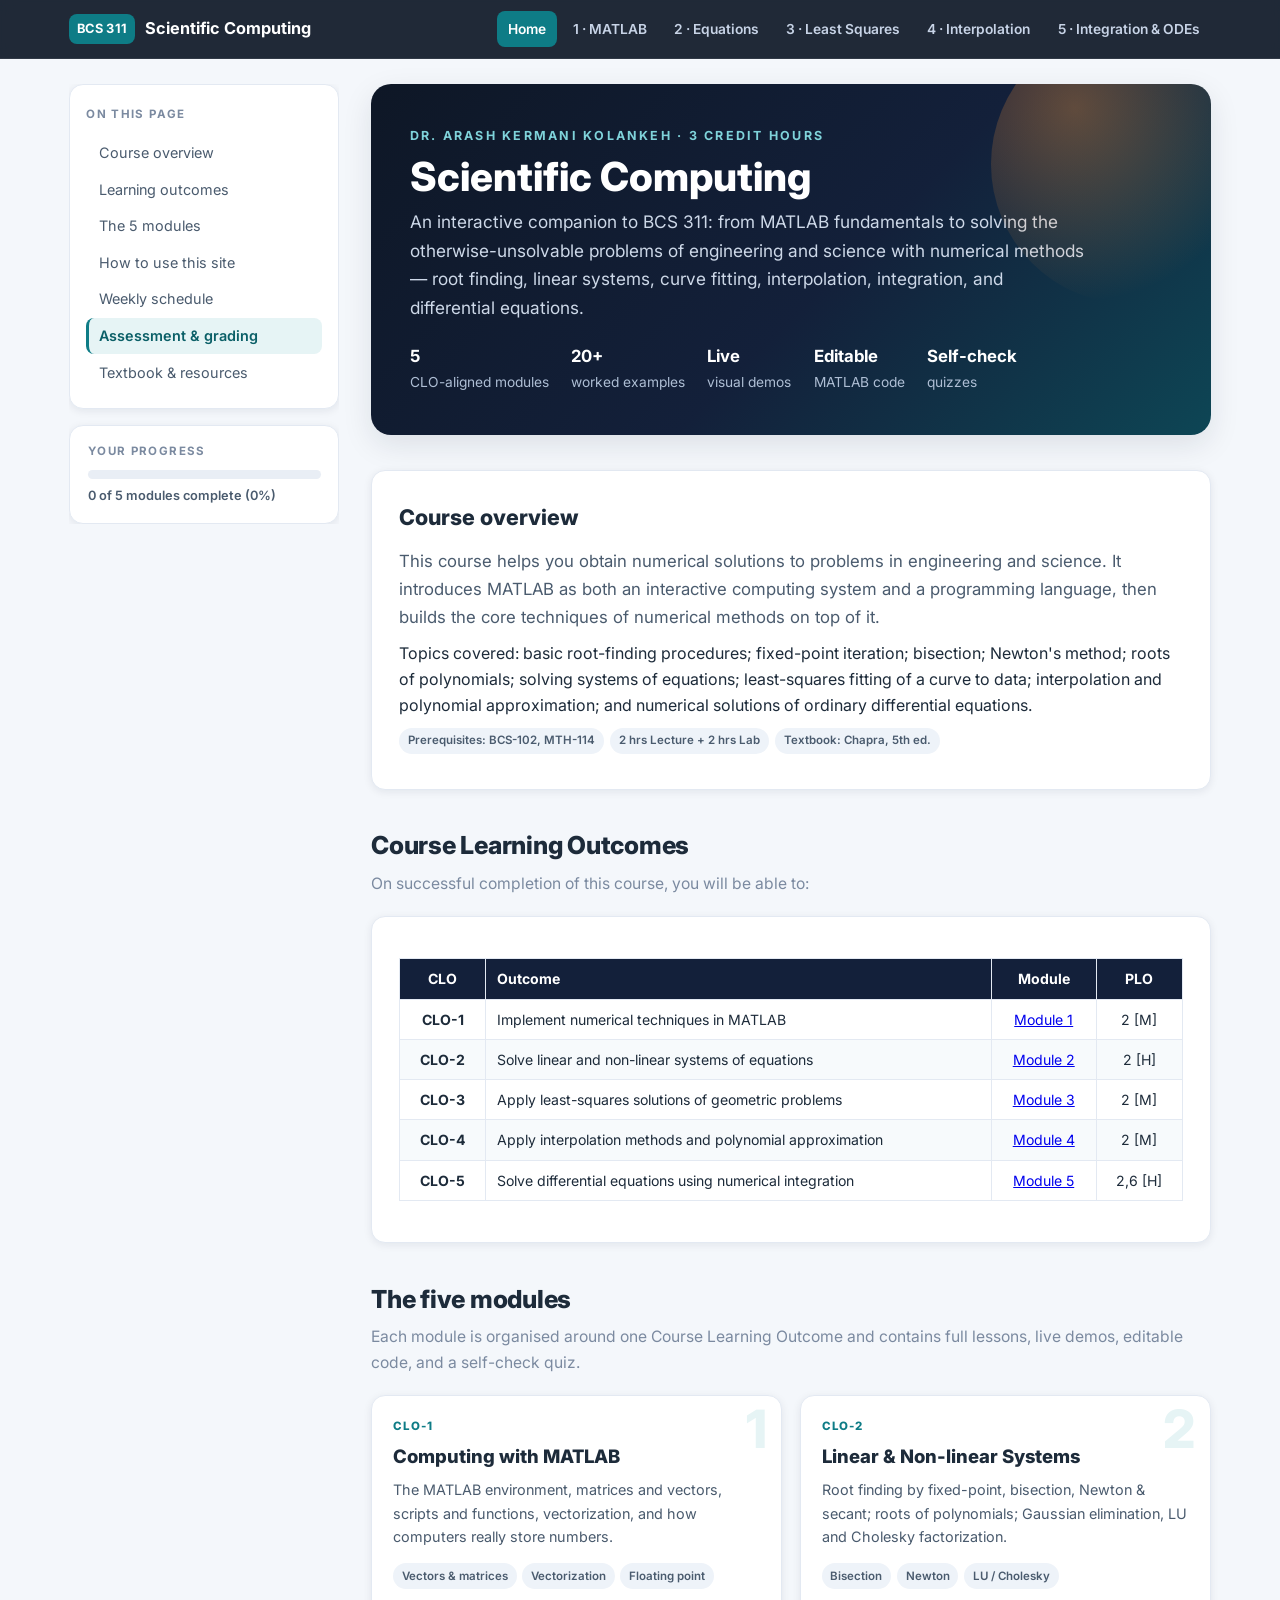
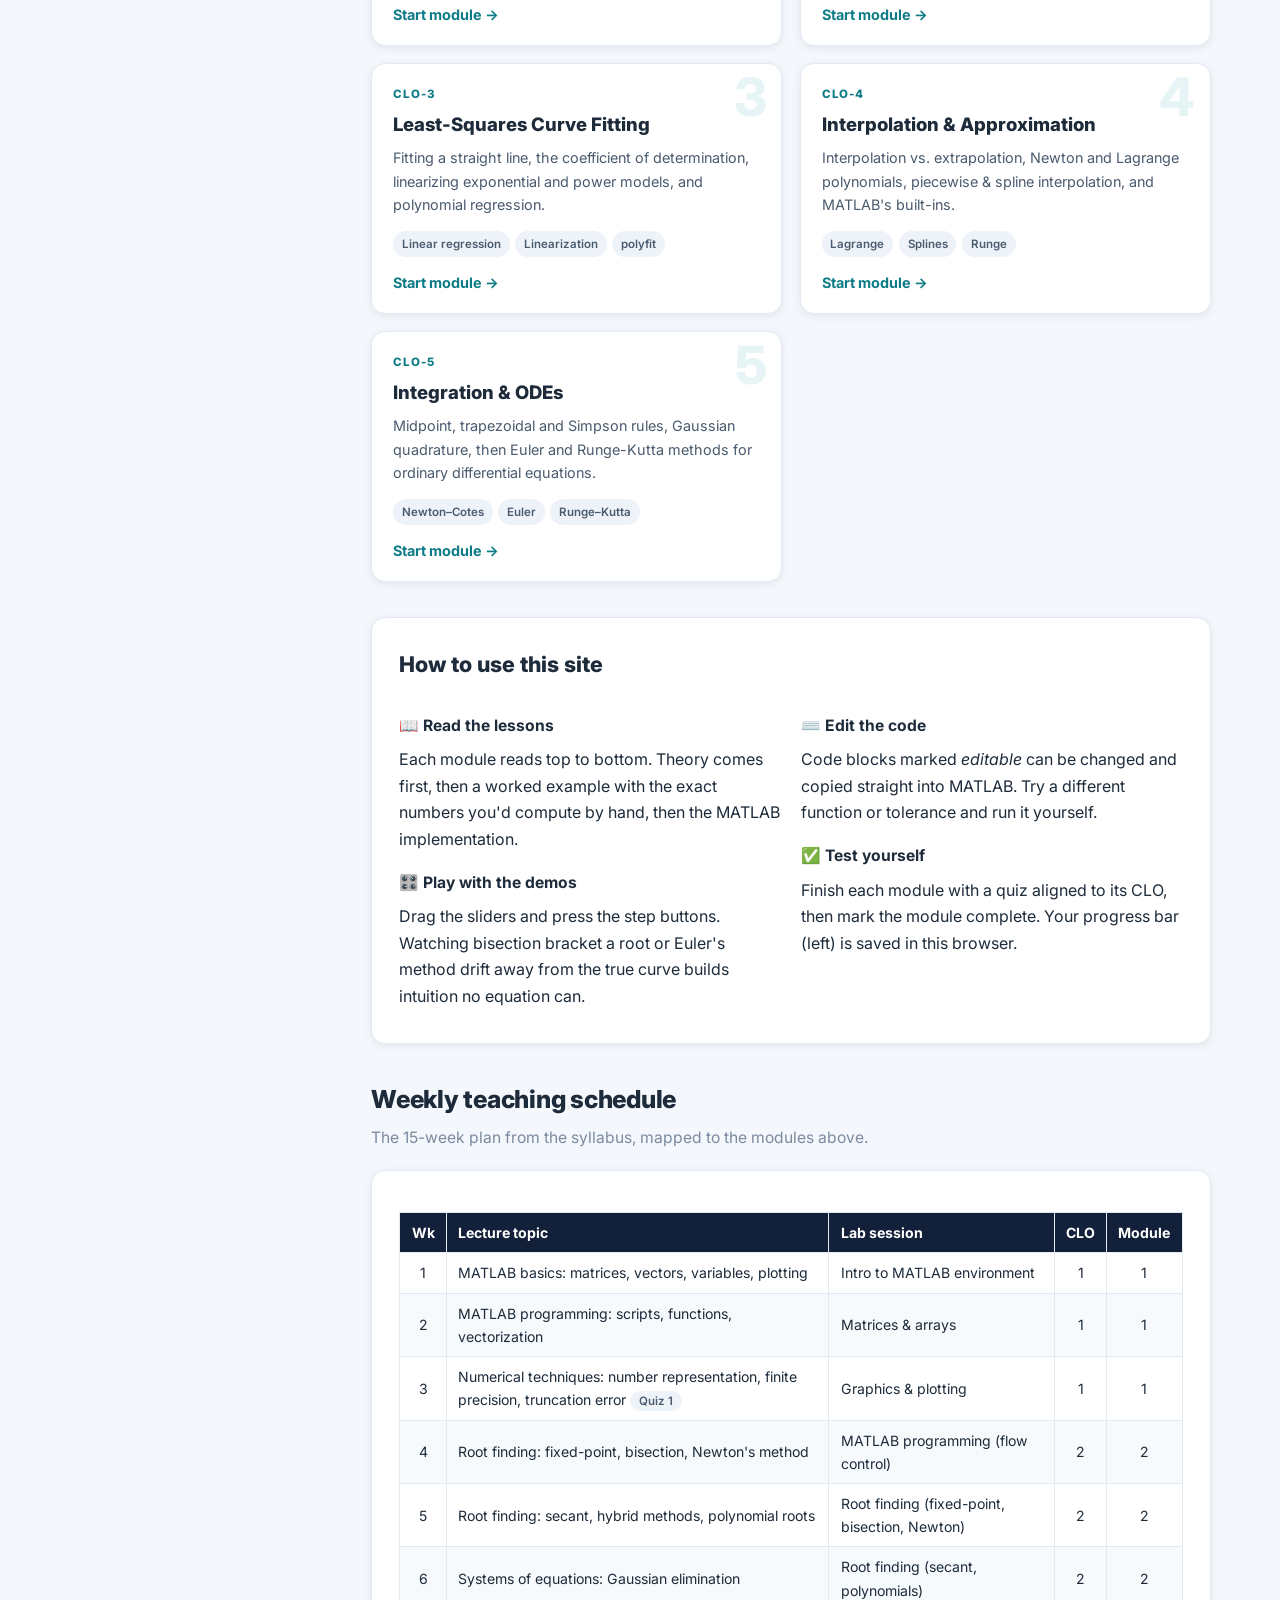
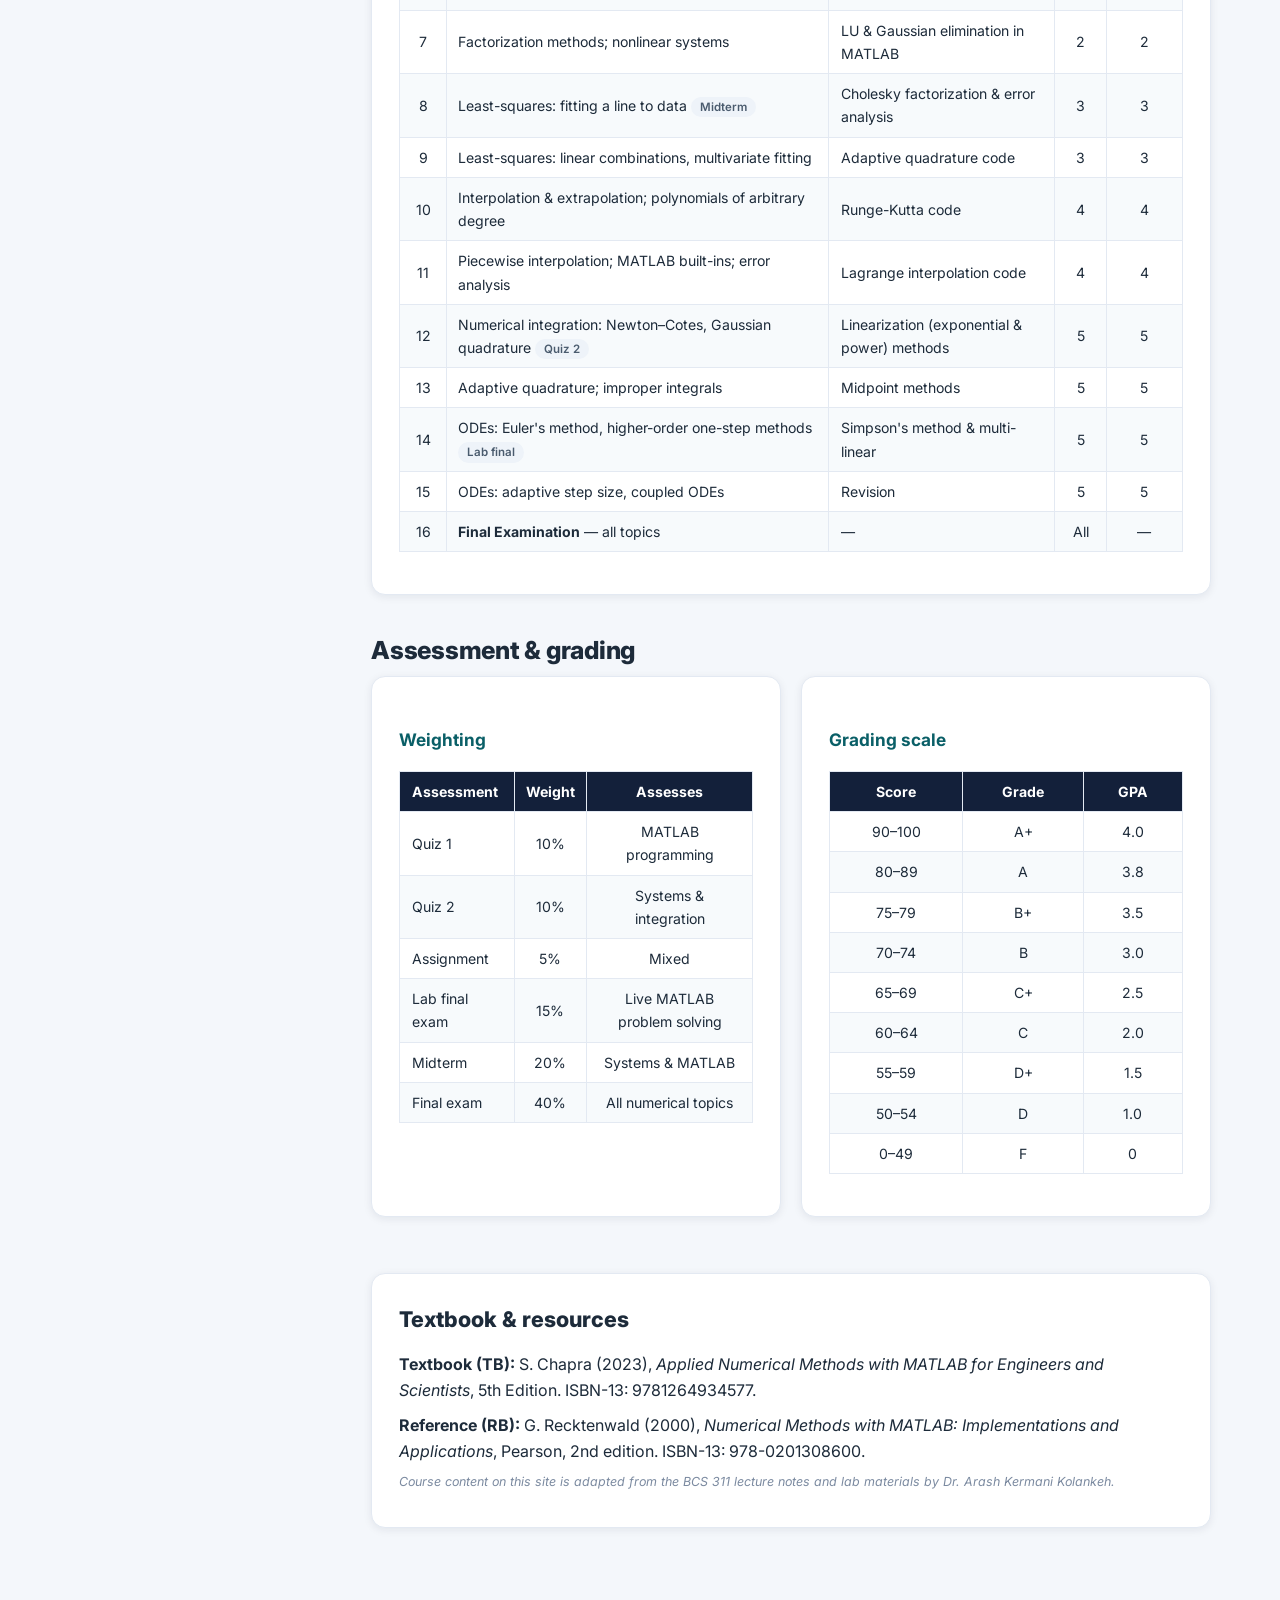
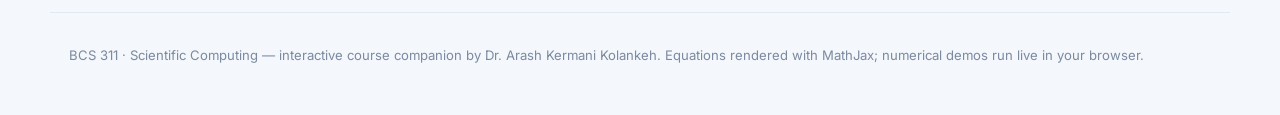
<file: index.html>
<!DOCTYPE html>
<html lang="en">
<head>
<meta charset="UTF-8">
<meta name="viewport" content="width=device-width, initial-scale=1.0">
<title>BCS 311 · Scientific Computing — Interactive Course</title>
<link rel="preconnect" href="https://fonts.googleapis.com">
<link href="https://fonts.googleapis.com/css2?family=Inter:wght@400;500;600;700;800&family=JetBrains+Mono:wght@400;500;700&display=swap" rel="stylesheet">
<link rel="stylesheet" href="assets/style.css?v=1794400000">
</head>
<body>

<header class="topbar">
  <div class="topbar-inner">
    <a class="logo" href="index.html"><span class="badge">BCS&nbsp;311</span> Scientific Computing</a>
    <button class="menu-toggle" aria-label="Menu">☰</button>
    <nav>
      <a href="index.html" class="active">Home</a>
      <a href="module1.html">1 · MATLAB</a>
      <a href="module2.html">2 · Equations</a>
      <a href="module3.html">3 · Least Squares</a>
      <a href="module4.html">4 · Interpolation</a>
      <a href="module5.html">5 · Integration & ODEs</a>
    </nav>
  </div>
</header>

<div class="layout">
  <!-- Sidebar -->
  <aside class="sidebar">
    <div class="card">
      <h4>On this page</h4>
      <ul class="toc">
        <li><a href="#overview">Course overview</a></li>
        <li><a href="#clos">Learning outcomes</a></li>
        <li><a href="#modules">The 5 modules</a></li>
        <li><a href="#how">How to use this site</a></li>
        <li><a href="#schedule">Weekly schedule</a></li>
        <li><a href="#assessment">Assessment & grading</a></li>
        <li><a href="#resources">Textbook & resources</a></li>
      </ul>
    </div>
    <div id="progressWidget" class="progress-card"></div>
  </aside>

  <!-- Content -->
  <main class="content">

    <section class="hero">
      <div class="kicker">Dr. Arash Kermani Kolankeh · 3 Credit Hours</div>
      <h1>Scientific Computing</h1>
      <p>An interactive companion to BCS&nbsp;311: from MATLAB fundamentals to solving the otherwise-unsolvable problems of engineering and science with numerical methods — root finding, linear systems, curve fitting, interpolation, integration, and differential equations.</p>
      <div class="meta">
        <div><b>5</b> CLO-aligned modules</div>
        <div><b>20+</b> worked examples</div>
        <div><b>Live</b> visual demos</div>
        <div><b>Editable</b> MATLAB code</div>
        <div><b>Self-check</b> quizzes</div>
      </div>
    </section>

    <section class="section" id="overview">
      <div class="panel">
        <h2>Course overview</h2>
        <p class="lead">This course helps you obtain numerical solutions to problems in engineering and science. It introduces MATLAB as both an interactive computing system and a programming language, then builds the core techniques of numerical methods on top of it.</p>
        <p>Topics covered: basic root-finding procedures; fixed-point iteration; bisection; Newton's method; roots of polynomials; solving systems of equations; least-squares fitting of a curve to data; interpolation and polynomial approximation; and numerical solutions of ordinary differential equations.</p>
        <div class="pill-row">
          <span class="tag">Prerequisites: BCS-102, MTH-114</span>
          <span class="tag">2 hrs Lecture + 2 hrs Lab</span>
          <span class="tag">Textbook: Chapra, 5th ed.</span>
        </div>
      </div>
    </section>

    <section class="section" id="clos">
      <h2 class="section-title">Course Learning Outcomes</h2>
      <p class="section-sub">On successful completion of this course, you will be able to:</p>
      <div class="panel">
        <div class="tablewrap">
          <table class="data">
            <thead><tr><th>CLO</th><th class="l">Outcome</th><th>Module</th><th>PLO</th></tr></thead>
            <tbody>
              <tr><td><b>CLO-1</b></td><td class="l">Implement numerical techniques in MATLAB</td><td><a href="module1.html">Module 1</a></td><td>2 [M]</td></tr>
              <tr><td><b>CLO-2</b></td><td class="l">Solve linear and non-linear systems of equations</td><td><a href="module2.html">Module 2</a></td><td>2 [H]</td></tr>
              <tr><td><b>CLO-3</b></td><td class="l">Apply least-squares solutions of geometric problems</td><td><a href="module3.html">Module 3</a></td><td>2 [M]</td></tr>
              <tr><td><b>CLO-4</b></td><td class="l">Apply interpolation methods and polynomial approximation</td><td><a href="module4.html">Module 4</a></td><td>2 [M]</td></tr>
              <tr><td><b>CLO-5</b></td><td class="l">Solve differential equations using numerical integration</td><td><a href="module5.html">Module 5</a></td><td>2,6 [H]</td></tr>
            </tbody>
          </table>
        </div>
      </div>
    </section>

    <section class="section" id="modules">
      <h2 class="section-title">The five modules</h2>
      <p class="section-sub">Each module is organised around one Course Learning Outcome and contains full lessons, live demos, editable code, and a self-check quiz.</p>
      <div class="modgrid">

        <a class="modcard" href="module1.html" data-module="m1">
          <span class="num">1</span>
          <span class="clo">CLO-1</span>
          <h3>Computing with MATLAB</h3>
          <p>The MATLAB environment, matrices and vectors, scripts and functions, vectorization, and how computers really store numbers.</p>
          <div class="tags"><span class="tag">Vectors & matrices</span><span class="tag">Vectorization</span><span class="tag">Floating point</span></div>
          <span class="go">Start module →</span>
          <span class="check">✓</span>
        </a>

        <a class="modcard" href="module2.html" data-module="m2">
          <span class="num">2</span>
          <span class="clo">CLO-2</span>
          <h3>Linear & Non-linear Systems</h3>
          <p>Root finding by fixed-point, bisection, Newton & secant; roots of polynomials; Gaussian elimination, LU and Cholesky factorization.</p>
          <div class="tags"><span class="tag">Bisection</span><span class="tag">Newton</span><span class="tag">LU / Cholesky</span></div>
          <span class="go">Start module →</span>
          <span class="check">✓</span>
        </a>

        <a class="modcard" href="module3.html" data-module="m3">
          <span class="num">3</span>
          <span class="clo">CLO-3</span>
          <h3>Least-Squares Curve Fitting</h3>
          <p>Fitting a straight line, the coefficient of determination, linearizing exponential and power models, and polynomial regression.</p>
          <div class="tags"><span class="tag">Linear regression</span><span class="tag">Linearization</span><span class="tag">polyfit</span></div>
          <span class="go">Start module →</span>
          <span class="check">✓</span>
        </a>

        <a class="modcard" href="module4.html" data-module="m4">
          <span class="num">4</span>
          <span class="clo">CLO-4</span>
          <h3>Interpolation & Approximation</h3>
          <p>Interpolation vs. extrapolation, Newton and Lagrange polynomials, piecewise & spline interpolation, and MATLAB's built-ins.</p>
          <div class="tags"><span class="tag">Lagrange</span><span class="tag">Splines</span><span class="tag">Runge</span></div>
          <span class="go">Start module →</span>
          <span class="check">✓</span>
        </a>

        <a class="modcard" href="module5.html" data-module="m5">
          <span class="num">5</span>
          <span class="clo">CLO-5</span>
          <h3>Integration & ODEs</h3>
          <p>Midpoint, trapezoidal and Simpson rules, Gaussian quadrature, then Euler and Runge-Kutta methods for ordinary differential equations.</p>
          <div class="tags"><span class="tag">Newton–Cotes</span><span class="tag">Euler</span><span class="tag">Runge–Kutta</span></div>
          <span class="go">Start module →</span>
          <span class="check">✓</span>
        </a>

      </div>
    </section>

    <section class="section" id="how">
      <div class="panel">
        <h2>How to use this site</h2>
        <div class="two-col">
          <div>
            <h4>📖 Read the lessons</h4>
            <p>Each module reads top to bottom. Theory comes first, then a worked example with the exact numbers you'd compute by hand, then the MATLAB implementation.</p>
            <h4>🎛️ Play with the demos</h4>
            <p>Drag the sliders and press the step buttons. Watching bisection bracket a root or Euler's method drift away from the true curve builds intuition no equation can.</p>
          </div>
          <div>
            <h4>⌨️ Edit the code</h4>
            <p>Code blocks marked <em>editable</em> can be changed and copied straight into MATLAB. Try a different function or tolerance and run it yourself.</p>
            <h4>✅ Test yourself</h4>
            <p>Finish each module with a quiz aligned to its CLO, then mark the module complete. Your progress bar (left) is saved in this browser.</p>
          </div>
        </div>
      </div>
    </section>

    <section class="section" id="schedule">
      <h2 class="section-title">Weekly teaching schedule</h2>
      <p class="section-sub">The 15-week plan from the syllabus, mapped to the modules above.</p>
      <div class="panel">
        <div class="tablewrap">
          <table class="data">
            <thead><tr><th>Wk</th><th class="l">Lecture topic</th><th class="l">Lab session</th><th>CLO</th><th>Module</th></tr></thead>
            <tbody>
              <tr><td>1</td><td class="l">MATLAB basics: matrices, vectors, variables, plotting</td><td class="l">Intro to MATLAB environment</td><td>1</td><td>1</td></tr>
              <tr><td>2</td><td class="l">MATLAB programming: scripts, functions, vectorization</td><td class="l">Matrices & arrays</td><td>1</td><td>1</td></tr>
              <tr><td>3</td><td class="l">Numerical techniques: number representation, finite precision, truncation error <span class="tag">Quiz 1</span></td><td class="l">Graphics & plotting</td><td>1</td><td>1</td></tr>
              <tr><td>4</td><td class="l">Root finding: fixed-point, bisection, Newton's method</td><td class="l">MATLAB programming (flow control)</td><td>2</td><td>2</td></tr>
              <tr><td>5</td><td class="l">Root finding: secant, hybrid methods, polynomial roots</td><td class="l">Root finding (fixed-point, bisection, Newton)</td><td>2</td><td>2</td></tr>
              <tr><td>6</td><td class="l">Systems of equations: Gaussian elimination</td><td class="l">Root finding (secant, polynomials)</td><td>2</td><td>2</td></tr>
              <tr><td>7</td><td class="l">Factorization methods; nonlinear systems</td><td class="l">LU & Gaussian elimination in MATLAB</td><td>2</td><td>2</td></tr>
              <tr><td>8</td><td class="l">Least-squares: fitting a line to data <span class="tag">Midterm</span></td><td class="l">Cholesky factorization & error analysis</td><td>3</td><td>3</td></tr>
              <tr><td>9</td><td class="l">Least-squares: linear combinations, multivariate fitting</td><td class="l">Adaptive quadrature code</td><td>3</td><td>3</td></tr>
              <tr><td>10</td><td class="l">Interpolation & extrapolation; polynomials of arbitrary degree</td><td class="l">Runge-Kutta code</td><td>4</td><td>4</td></tr>
              <tr><td>11</td><td class="l">Piecewise interpolation; MATLAB built-ins; error analysis</td><td class="l">Lagrange interpolation code</td><td>4</td><td>4</td></tr>
              <tr><td>12</td><td class="l">Numerical integration: Newton–Cotes, Gaussian quadrature <span class="tag">Quiz 2</span></td><td class="l">Linearization (exponential & power) methods</td><td>5</td><td>5</td></tr>
              <tr><td>13</td><td class="l">Adaptive quadrature; improper integrals</td><td class="l">Midpoint methods</td><td>5</td><td>5</td></tr>
              <tr><td>14</td><td class="l">ODEs: Euler's method, higher-order one-step methods <span class="tag">Lab final</span></td><td class="l">Simpson's method & multi-linear</td><td>5</td><td>5</td></tr>
              <tr><td>15</td><td class="l">ODEs: adaptive step size, coupled ODEs</td><td class="l">Revision</td><td>5</td><td>5</td></tr>
              <tr><td>16</td><td class="l"><b>Final Examination</b> — all topics</td><td class="l">—</td><td>All</td><td>—</td></tr>
            </tbody>
          </table>
        </div>
      </div>
    </section>

    <section class="section" id="assessment">
      <h2 class="section-title">Assessment & grading</h2>
      <div class="two-col">
        <div class="panel">
          <h3>Weighting</h3>
          <div class="tablewrap">
            <table class="data">
              <thead><tr><th class="l">Assessment</th><th>Weight</th><th>Assesses</th></tr></thead>
              <tbody>
                <tr><td class="l">Quiz 1</td><td>10%</td><td>MATLAB programming</td></tr>
                <tr><td class="l">Quiz 2</td><td>10%</td><td>Systems & integration</td></tr>
                <tr><td class="l">Assignment</td><td>5%</td><td>Mixed</td></tr>
                <tr><td class="l">Lab final exam</td><td>15%</td><td>Live MATLAB problem solving</td></tr>
                <tr><td class="l">Midterm</td><td>20%</td><td>Systems & MATLAB</td></tr>
                <tr><td class="l">Final exam</td><td>40%</td><td>All numerical topics</td></tr>
              </tbody>
            </table>
          </div>
        </div>
        <div class="panel">
          <h3>Grading scale</h3>
          <div class="tablewrap">
            <table class="data">
              <thead><tr><th>Score</th><th>Grade</th><th>GPA</th></tr></thead>
              <tbody>
                <tr><td>90–100</td><td>A+</td><td>4.0</td></tr>
                <tr><td>80–89</td><td>A</td><td>3.8</td></tr>
                <tr><td>75–79</td><td>B+</td><td>3.5</td></tr>
                <tr><td>70–74</td><td>B</td><td>3.0</td></tr>
                <tr><td>65–69</td><td>C+</td><td>2.5</td></tr>
                <tr><td>60–64</td><td>C</td><td>2.0</td></tr>
                <tr><td>55–59</td><td>D+</td><td>1.5</td></tr>
                <tr><td>50–54</td><td>D</td><td>1.0</td></tr>
                <tr><td>0–49</td><td>F</td><td>0</td></tr>
              </tbody>
            </table>
          </div>
        </div>
      </div>
    </section>

    <section class="section" id="resources">
      <div class="panel">
        <h2>Textbook & resources</h2>
        <p><b>Textbook (TB):</b> S. Chapra (2023), <em>Applied Numerical Methods with MATLAB for Engineers and Scientists</em>, 5th Edition. ISBN-13: 9781264934577.</p>
        <p><b>Reference (RB):</b> G. Recktenwald (2000), <em>Numerical Methods with MATLAB: Implementations and Applications</em>, Pearson, 2nd edition. ISBN-13: 978-0201308600.</p>
        <p class="note-src">Course content on this site is adapted from the BCS&nbsp;311 lecture notes and lab materials by Dr. Arash Kermani Kolankeh.</p>
      </div>
    </section>

  </main>
</div>

<footer class="site">
  BCS 311 · Scientific Computing — interactive course companion by Dr. Arash Kermani Kolankeh.
  Equations rendered with MathJax; numerical demos run live in your browser.
</footer>

<script src="assets/app.js"></script>
</body>
</html>
</file>
<file: assets/style.css>
/* ===========================================================
   BCS 311 — Scientific Computing | Interactive Course
   Shared stylesheet
   =========================================================== */
:root{
  --bg:#0e1726;
  --bg-soft:#13203a;
  --panel:#ffffff;
  --ink:#1d2b3a;
  --ink-soft:#4a5b6e;
  --muted:#7b8aa0;
  --line:#e3e9f2;
  --brand:#0e7c86;        /* teal */
  --brand-dark:#0a5f67;
  --brand-soft:#e6f4f5;
  --accent:#f0913a;       /* warm orange */
  --accent-soft:#fdeede;
  --blue:#2563a8;
  --code-bg:#0f1b2d;
  --code-ink:#e7eefc;
  --ok:#1f9d57;
  --warn:#d8553b;
  --shadow:0 10px 30px rgba(15,27,45,.10);
  --shadow-sm:0 2px 8px rgba(15,27,45,.08);
  --radius:14px;
  --maxw:1180px;
  --sans:'Inter',-apple-system,BlinkMacSystemFont,'Segoe UI',Roboto,Helvetica,Arial,sans-serif;
  --mono:'JetBrains Mono','SF Mono',ui-monospace,Menlo,Consolas,monospace;
}
*{box-sizing:border-box}
html{scroll-behavior:smooth;scroll-padding-top:80px}
body{
  margin:0;font-family:var(--sans);color:var(--ink);
  background:#f4f7fb;line-height:1.65;-webkit-font-smoothing:antialiased;
}

/* ---------- Top bar ---------- */
.topbar{
  position:sticky;top:0;z-index:50;
  background:rgba(14,23,38,.92);backdrop-filter:blur(8px);
  color:#fff;border-bottom:1px solid rgba(255,255,255,.08);
}
.topbar-inner{
  max-width:var(--maxw);margin:0 auto;padding:.7rem 1.2rem;
  display:flex;align-items:center;gap:1rem;
}
.topbar .logo{display:flex;align-items:center;gap:.6rem;font-weight:700;color:#fff;text-decoration:none;font-size:1.02rem}
.topbar .logo .badge{
  background:var(--brand);color:#fff;border-radius:8px;
  padding:.28rem .5rem;font-size:.8rem;font-weight:700;letter-spacing:.3px;
}
.topbar nav{margin-left:auto;display:flex;gap:.3rem;flex-wrap:wrap}
.topbar nav a{
  color:#c7d3e6;text-decoration:none;font-size:.86rem;font-weight:600;
  padding:.4rem .7rem;border-radius:8px;transition:.15s;
}
.topbar nav a:hover{background:rgba(255,255,255,.10);color:#fff}
.topbar nav a.active{background:var(--brand);color:#fff}
.menu-toggle{display:none;background:none;border:0;color:#fff;font-size:1.5rem;cursor:pointer;margin-left:auto}

/* ---------- Layout ---------- */
.layout{max-width:var(--maxw);margin:0 auto;display:grid;grid-template-columns:270px 1fr;gap:2rem;padding:1.6rem 1.2rem 4rem}
.sidebar{position:sticky;top:78px;align-self:start;max-height:calc(100vh - 96px);overflow-y:auto}
.sidebar .card{background:var(--panel);border:1px solid var(--line);border-radius:var(--radius);padding:1rem 1rem 1.1rem;box-shadow:var(--shadow-sm)}
.sidebar h4{margin:.2rem 0 .7rem;font-size:.72rem;letter-spacing:.12em;text-transform:uppercase;color:var(--muted)}
.toc{list-style:none;margin:0;padding:0}
.toc li{margin:0}
.toc a{display:block;padding:.4rem .6rem;border-radius:8px;color:var(--ink-soft);text-decoration:none;font-size:.9rem;border-left:3px solid transparent}
.toc a:hover{background:var(--brand-soft);color:var(--brand-dark)}
.toc a.active{background:var(--brand-soft);color:var(--brand-dark);border-left-color:var(--brand);font-weight:600}
.toc .sub{padding-left:1.1rem;font-size:.84rem}

.content{min-width:0}

/* ---------- Hero (home) ---------- */
.hero{
  background:linear-gradient(135deg,#0e1726 0%,#13203a 55%,#0a5f67 130%);
  color:#fff;border-radius:20px;padding:2.6rem 2.4rem;box-shadow:var(--shadow);
  position:relative;overflow:hidden;
}
.hero::after{content:"";position:absolute;right:-60px;top:-60px;width:280px;height:280px;border-radius:50%;
  background:radial-gradient(circle at 30% 30%,rgba(240,145,58,.35),transparent 70%)}
.hero .kicker{font-size:.78rem;letter-spacing:.18em;text-transform:uppercase;color:#7fd3da;font-weight:700}
.hero h1{font-size:2.5rem;margin:.5rem 0 .6rem;line-height:1.1;font-weight:800}
.hero p{font-size:1.08rem;color:#cdd8e8;max-width:62ch;margin:0 0 1.3rem}
.hero .meta{display:flex;gap:1.4rem;flex-wrap:wrap;font-size:.86rem;color:#aebed4}
.hero .meta b{color:#fff;display:block;font-size:1.05rem}

/* ---------- Section / panels ---------- */
.section{margin-top:2.2rem}
.section-title{font-size:1.55rem;font-weight:800;letter-spacing:-.01em;margin:0 0 .3rem;color:var(--ink)}
.section-sub{color:var(--muted);margin:0 0 1.2rem;font-size:.98rem}

.panel{background:var(--panel);border:1px solid var(--line);border-radius:var(--radius);padding:1.6rem 1.7rem;box-shadow:var(--shadow-sm);margin-bottom:1.3rem}
.panel h2{font-size:1.35rem;margin:.2rem 0 .8rem;font-weight:800;scroll-margin-top:84px}
.panel h3{font-size:1.08rem;margin:1.5rem 0 .5rem;font-weight:700;color:var(--brand-dark)}
.panel h4{font-size:.98rem;margin:1.1rem 0 .4rem;font-weight:700;color:var(--ink)}
.panel p{margin:.5rem 0}
.panel ul,.panel ol{margin:.5rem 0 .9rem;padding-left:1.3rem}
.panel li{margin:.3rem 0}
.lead{font-size:1.05rem;color:var(--ink-soft)}

/* ---------- Module cards (home) ---------- */
.modgrid{display:grid;grid-template-columns:repeat(auto-fill,minmax(290px,1fr));gap:1.1rem;margin-top:1.2rem}
.modcard{
  display:flex;flex-direction:column;background:var(--panel);border:1px solid var(--line);
  border-radius:var(--radius);padding:1.3rem 1.3rem 1.1rem;text-decoration:none;color:inherit;
  box-shadow:var(--shadow-sm);transition:.18s;position:relative;overflow:hidden;
}
.modcard:hover{transform:translateY(-3px);box-shadow:var(--shadow);border-color:var(--brand)}
.modcard .clo{font-size:.72rem;font-weight:800;letter-spacing:.08em;color:var(--brand);text-transform:uppercase}
.modcard .num{position:absolute;right:.9rem;top:.4rem;font-size:3.3rem;font-weight:800;color:var(--brand-soft);line-height:1}
.modcard h3{font-size:1.16rem;margin:.3rem 0 .4rem;font-weight:800;position:relative}
.modcard p{font-size:.9rem;color:var(--ink-soft);margin:0 0 .9rem;flex:1}
.modcard .tags{display:flex;flex-wrap:wrap;gap:.35rem}
.tag{font-size:.72rem;background:#eef3f9;color:var(--ink-soft);padding:.2rem .55rem;border-radius:20px;font-weight:600}
.modcard .go{margin-top:.9rem;font-weight:700;color:var(--brand);font-size:.9rem}
.modcard .check{position:absolute;right:.9rem;bottom:.9rem;font-size:1.1rem;color:var(--ok);opacity:0;transition:.2s}
.modcard.done .check{opacity:1}
.modcard.done{border-color:var(--ok)}

/* ---------- Callouts ---------- */
.callout{border-radius:12px;padding:.9rem 1.1rem;margin:1rem 0;border:1px solid;font-size:.95rem}
.callout .h{font-weight:700;display:flex;align-items:center;gap:.45rem;margin-bottom:.2rem}
.callout.idea{background:var(--brand-soft);border-color:#bfe3e6}
.callout.idea .h{color:var(--brand-dark)}
.callout.tip{background:var(--accent-soft);border-color:#f6d6ad}
.callout.tip .h{color:#b56a1d}
.callout.warn{background:#fdecea;border-color:#f4c4ba}
.callout.warn .h{color:var(--warn)}
.callout.def{background:#eef3fb;border-color:#cfdcee}
.callout.def .h{color:var(--blue)}

/* ---------- Code blocks ---------- */
.codewrap{position:relative;margin:1rem 0}
.codewrap .codehead{
  display:flex;align-items:center;justify-content:space-between;
  background:#0a1322;color:#9fb2cf;font-family:var(--mono);font-size:.74rem;
  padding:.45rem .9rem;border-radius:12px 12px 0 0;border:1px solid #1d2c45;border-bottom:0;
}
.codewrap .codehead .lang{display:flex;align-items:center;gap:.45rem;font-weight:700;letter-spacing:.05em}
.codewrap .codehead .dot{width:9px;height:9px;border-radius:50%;background:#f0913a;display:inline-block}
.copybtn{background:#1c2b45;border:1px solid #2b3e5e;color:#cdd8ec;border-radius:6px;padding:.2rem .6rem;font-size:.74rem;cursor:pointer;font-family:var(--sans);font-weight:600;transition:.15s}
.copybtn:hover{background:#284067;color:#fff}
.copybtn.copied{background:var(--ok);border-color:var(--ok);color:#fff}
pre[class*="language-"]{margin:0;border-radius:0 0 12px 12px;border:1px solid #1d2c45;border-top:0;font-size:.85rem}
pre.plain{background:var(--code-bg);color:var(--code-ink);padding:1rem 1.1rem;border-radius:0 0 12px 12px;overflow:auto;font-family:var(--mono);font-size:.85rem;margin:0;border:1px solid #1d2c45;border-top:0}
:not(pre)>code{background:#eef2f7;color:#0a5f67;padding:.12em .4em;border-radius:5px;font-family:var(--mono);font-size:.86em}

/* editable code playground */
.editable{position:relative}
.editable textarea{
  width:100%;background:var(--code-bg);color:var(--code-ink);border:1px solid #1d2c45;border-top:0;
  border-radius:0 0 12px 12px;font-family:var(--mono);font-size:.85rem;line-height:1.55;
  padding:1rem 1.1rem;resize:vertical;min-height:120px;tab-size:4;
}
.editable textarea:focus{outline:2px solid var(--brand)}

/* ---------- Command Window / figure output ---------- */
.mout{margin:-.4rem 0 1rem;border:1px solid #cfd9e6;border-top:0;border-radius:0 0 12px 12px;overflow:hidden;background:#fbfdff}
.mout-head{display:flex;align-items:center;gap:.45rem;background:#eef3f9;color:#42566e;font-size:.74rem;font-weight:700;letter-spacing:.04em;padding:.4rem .9rem;border-bottom:1px solid #dde6f0;text-transform:uppercase}
.mout-head::before{content:"";width:8px;height:8px;border-radius:50%;background:#1f9d57;display:inline-block}
.mout pre{margin:0;padding:.85rem 1rem;background:#10243a;color:#dbe7f7;font-family:var(--mono);font-size:.82rem;line-height:1.5;overflow-x:auto;white-space:pre}
.mout.note pre{background:#f6f8fc;color:#5a6b80;font-style:italic;white-space:pre-wrap}
.figout{margin:-.4rem 0 1rem;border:1px solid #cfd9e6;border-top:0;border-radius:0 0 12px 12px;overflow:hidden;background:#fff}
.figout img{display:block;max-width:100%;height:auto;margin:0 auto;padding:.6rem}
.figout .cap{font-size:.78rem;color:var(--muted);padding:0 1rem .6rem;text-align:center}
/* tighten code block above its output so they read as one unit */
.codewrap.has-output{margin-bottom:0}

/* ---------- Logical indexing demos ---------- */
.li-row{display:flex;align-items:center;gap:.55rem;margin:.5rem 0;flex-wrap:wrap}
.li-rowlabel{font-family:var(--mono);font-size:.78rem;color:var(--ink-soft);min-width:96px;font-weight:700;text-align:right}
.li-cells{display:flex;gap:.35rem;flex-wrap:wrap}
.li-matrix{display:grid;grid-template-columns:repeat(4,46px);gap:.35rem}
.li-cell{width:46px;height:46px;border-radius:9px;display:flex;align-items:center;justify-content:center;
  font-family:var(--mono);font-weight:700;font-size:.9rem;background:#fff;border:1.5px solid var(--line);
  color:var(--ink);transition:transform .18s,background .25s,border-color .25s,opacity .25s}
.li-cell.dim{opacity:.3}
.li-cell.pass{background:#e7f7ee;border-color:var(--ok);color:#0e7a44}
.li-cell.fail{background:#f4f6f9;border-color:#dde5ee;color:#9aa8ba}
.li-cell.active{transform:translateY(-5px) scale(1.07);box-shadow:0 8px 16px rgba(14,124,134,.3);border-color:var(--brand);z-index:2}
.li-cell.flash{animation:liflash .7s ease}
@keyframes liflash{0%{background:#ffe9cc;border-color:var(--accent);transform:scale(1.15)}60%{background:#fff1dd}100%{}}
.li-maskcell{width:46px;height:46px;border-radius:9px;display:flex;align-items:center;justify-content:center;
  font-family:var(--mono);font-weight:800;font-size:.95rem;border:1.5px dashed #cdd7e3;color:#b3bfce;background:#fbfdff;transition:.25s}
.li-maskcell.one{background:var(--ok);border-style:solid;border-color:var(--ok);color:#fff}
.li-maskcell.pending{color:transparent}
.li-expr{font-family:var(--mono);font-size:.84rem;background:#0f1b2d;color:#cfe0ff;border-radius:9px;padding:.7rem .9rem;margin-top:.7rem;white-space:pre-wrap;line-height:1.55}
.li-expr .k{color:#7fd3da}
.li-expr .r{color:#ffcf8f}
.li-legend{display:flex;gap:1rem;flex-wrap:wrap;font-size:.76rem;color:var(--muted);margin-top:.5rem}
.li-legend span{display:inline-flex;align-items:center;gap:.35rem}
.li-swatch{width:14px;height:14px;border-radius:4px;display:inline-block;border:1.5px solid}

/* ---------- Tables ---------- */
.tablewrap{overflow-x:auto;margin:1rem 0}
table.data{border-collapse:collapse;width:100%;font-size:.88rem}
table.data th,table.data td{border:1px solid var(--line);padding:.5rem .7rem;text-align:center}
table.data thead th{background:var(--bg-soft);color:#fff;font-weight:700}
table.data tbody tr:nth-child(even){background:#f7fafc}
table.data td.l,table.data th.l{text-align:left}
.converged{background:#e7f7ee !important;font-weight:700;color:var(--ok)}

/* ---------- Demos ---------- */
.demo{background:linear-gradient(180deg,#fbfdff,#f2f7fc);border:1px solid #d8e3f0;border-radius:var(--radius);padding:1.2rem 1.3rem;margin:1.2rem 0}
.demo .demo-head{display:flex;align-items:center;gap:.5rem;font-weight:800;color:var(--brand-dark);margin-bottom:.2rem}
.demo .demo-head .pill{background:var(--brand);color:#fff;font-size:.66rem;padding:.15rem .5rem;border-radius:20px;letter-spacing:.06em;text-transform:uppercase}
.demo .demo-sub{color:var(--muted);font-size:.88rem;margin:0 0 .9rem}
.demo canvas{width:100%;background:#fff;border:1px solid var(--line);border-radius:10px;display:block}
.controls{display:flex;flex-wrap:wrap;gap:1rem;align-items:center;margin:.9rem 0 .2rem}
.control{display:flex;flex-direction:column;gap:.2rem;font-size:.8rem;color:var(--ink-soft);min-width:130px}
.control label{font-weight:700}
.control input[type=range]{accent-color:var(--brand)}
.control .val{font-family:var(--mono);color:var(--brand-dark);font-weight:700}
.btn{background:var(--brand);color:#fff;border:0;border-radius:9px;padding:.5rem .95rem;font-weight:700;cursor:pointer;font-size:.86rem;transition:.15s}
.btn:hover{background:var(--brand-dark)}
.btn.ghost{background:#fff;color:var(--brand);border:1px solid var(--brand)}
.btn.ghost:hover{background:var(--brand-soft)}
.btn.accent{background:var(--accent)}
.btn.accent:hover{background:#d97e26}
.btnrow{display:flex;gap:.5rem;flex-wrap:wrap;margin-top:.7rem}
.readout{font-family:var(--mono);font-size:.82rem;background:#0f1b2d;color:#cfe0ff;border-radius:9px;padding:.7rem .9rem;margin-top:.8rem;white-space:pre-wrap;max-height:200px;overflow:auto}
select{font-family:var(--sans);padding:.35rem .5rem;border-radius:7px;border:1px solid var(--line);background:#fff;font-size:.84rem}

/* ---------- Quiz ---------- */
.quiz{background:var(--panel);border:1px solid var(--line);border-radius:var(--radius);padding:1.5rem 1.6rem;box-shadow:var(--shadow-sm)}
.quiz .qhead{display:flex;align-items:center;gap:.6rem;margin-bottom:.3rem}
.quiz .qhead .pill{background:var(--accent);color:#fff;font-size:.68rem;padding:.18rem .6rem;border-radius:20px;font-weight:800;letter-spacing:.06em;text-transform:uppercase}
.qitem{border-top:1px solid var(--line);padding:1.1rem 0}
.qitem:first-of-type{border-top:0}
.qitem .qq{font-weight:700;margin-bottom:.6rem}
.qitem .qq .n{color:var(--brand);margin-right:.35rem}
.opt{display:block;border:1px solid var(--line);border-radius:10px;padding:.6rem .8rem;margin:.4rem 0;cursor:pointer;transition:.12s;font-size:.93rem}
.opt:hover{border-color:var(--brand);background:var(--brand-soft)}
.opt input{margin-right:.55rem;accent-color:var(--brand)}
.opt.correct{border-color:var(--ok);background:#e7f7ee}
.opt.wrong{border-color:var(--warn);background:#fdecea}
.opt.disabled{pointer-events:none;opacity:.92}
.explain{font-size:.86rem;margin-top:.5rem;padding:.6rem .8rem;border-radius:9px;background:#eef3fb;border-left:3px solid var(--blue);display:none}
.explain.show{display:block}
.quiz-actions{display:flex;align-items:center;gap:1rem;margin-top:1.2rem;flex-wrap:wrap}
.score{font-weight:800;font-size:1rem}
.score.good{color:var(--ok)}.score.mid{color:var(--accent)}.score.low{color:var(--warn)}

/* ---------- Progress / completion ---------- */
.progress-card{background:var(--panel);border:1px solid var(--line);border-radius:var(--radius);padding:1rem 1.1rem;margin-top:1rem;box-shadow:var(--shadow-sm)}
.progress-card h4{margin:0 0 .55rem;font-size:.72rem;letter-spacing:.12em;text-transform:uppercase;color:var(--muted)}
.bar{height:9px;background:#e9eef5;border-radius:20px;overflow:hidden}
.bar > span{display:block;height:100%;background:linear-gradient(90deg,var(--brand),var(--accent));width:0;transition:width .5s}
.progress-card .pct{font-size:.8rem;color:var(--ink-soft);margin-top:.4rem;font-weight:600}
.complete-bar{display:flex;align-items:center;gap:1rem;flex-wrap:wrap;background:var(--panel);border:1px dashed var(--brand);border-radius:var(--radius);padding:1.1rem 1.3rem;margin-top:1.6rem}
.complete-bar .txt{font-weight:700;color:var(--brand-dark)}
.complete-bar.done{background:#e7f7ee;border-style:solid;border-color:var(--ok)}
.complete-bar.done .txt{color:var(--ok)}

/* ---------- Lesson nav (prev/next) ---------- */
.lessonnav{display:flex;justify-content:space-between;gap:1rem;margin-top:1.8rem;flex-wrap:wrap}
.lessonnav a{flex:1;min-width:200px;text-decoration:none;color:inherit;background:var(--panel);border:1px solid var(--line);border-radius:var(--radius);padding:.9rem 1.1rem;box-shadow:var(--shadow-sm);transition:.15s}
.lessonnav a:hover{border-color:var(--brand);transform:translateY(-2px)}
.lessonnav .dir{font-size:.72rem;color:var(--muted);text-transform:uppercase;letter-spacing:.1em;font-weight:700}
.lessonnav .ttl{font-weight:700;color:var(--brand-dark)}
.lessonnav a.next{text-align:right}

/* ---------- Misc ---------- */
.clo-chip{display:inline-flex;align-items:center;gap:.4rem;background:var(--brand-soft);color:var(--brand-dark);border-radius:20px;padding:.25rem .7rem;font-size:.78rem;font-weight:700;margin:.15rem .25rem .15rem 0}
.pill-row{display:flex;flex-wrap:wrap;gap:.4rem;margin:.6rem 0}
.kbd{font-family:var(--mono);background:#eef2f7;border:1px solid var(--line);border-bottom-width:2px;border-radius:5px;padding:.05em .4em;font-size:.82em}
.eqn{overflow-x:auto;padding:.3rem 0}
footer.site{max-width:var(--maxw);margin:0 auto;padding:2rem 1.2rem 3rem;color:var(--muted);font-size:.82rem;border-top:1px solid var(--line)}
.two-col{display:grid;grid-template-columns:1fr 1fr;gap:1.2rem}
.divider{height:1px;background:var(--line);margin:1.6rem 0}
.note-src{font-size:.78rem;color:var(--muted);font-style:italic}

/* ---------- Responsive ---------- */
@media(max-width:920px){
  .layout{grid-template-columns:1fr;padding-top:1rem}
  .sidebar{position:static;max-height:none;display:none}
  .sidebar.open{display:block}
  .menu-toggle{display:block}
  .topbar nav{display:none;position:absolute;top:100%;left:0;right:0;background:var(--bg);flex-direction:column;padding:.6rem 1rem;gap:.2rem}
  .topbar nav.open{display:flex}
  .two-col{grid-template-columns:1fr}
  .hero h1{font-size:1.9rem}
}

/* ---------- Fixed-point dual demo ---------- */
.dualwrap{display:flex;gap:1rem;flex-wrap:wrap;margin-top:.4rem}
.dualwrap > figure{flex:1 1 300px;min-width:270px;margin:0}
.dualwrap figcaption{font-size:.82rem;font-weight:700;color:var(--brand-dark);text-align:center;margin-bottom:.35rem}
canvas.demo-canvas{width:100%;background:#fff;border:1px solid var(--line);border-radius:10px;display:block}
canvas.basinbar{width:100%;background:#fff;border:1px solid var(--line);border-radius:8px;display:block}

/* ---------- Formula card (math-first) ---------- */
.fcard{background:linear-gradient(180deg,#f7fbfc,#eef6f7);border:1px solid #cfe3e6;border-left:5px solid var(--brand);
  border-radius:12px;padding:.8rem 1.2rem;margin:1rem 0}
.fcard .flabel{font-size:.7rem;font-weight:800;letter-spacing:.12em;text-transform:uppercase;color:var(--brand-dark);margin-bottom:.1rem}

/* ---------- Practice + reveal-answer ---------- */
.practice{background:#fff;border:1px solid var(--line);border-left:5px solid var(--accent);border-radius:12px;
  padding:1rem 1.3rem 1.15rem;margin:1.3rem 0}
.practice .ptag{display:inline-flex;align-items:center;gap:.4rem;font-size:.72rem;font-weight:800;letter-spacing:.08em;
  text-transform:uppercase;color:#b56a1d;background:var(--accent-soft);border:1px solid #f6d6ad;border-radius:20px;padding:.2rem .7rem;margin-bottom:.5rem}
.practice .given{font-family:var(--mono);font-size:.9rem;color:var(--ink);background:#f7f9fc;border:1px solid var(--line);border-radius:8px;padding:.5rem .8rem;margin:.5rem 0}
details.reveal{margin-top:.8rem}
details.reveal>summary{list-style:none;cursor:pointer;display:inline-flex;align-items:center;gap:.5rem;
  background:var(--brand);color:#fff;border-radius:9px;padding:.5rem 1rem;font-weight:700;font-size:.9rem;user-select:none;transition:.15s}
details.reveal>summary::-webkit-details-marker{display:none}
details.reveal>summary:hover{background:var(--brand-dark)}
details.reveal>summary::before{content:"▸";display:inline-block;transition:transform .15s}
details.reveal[open]>summary::before{transform:rotate(90deg)}
details.reveal[open]>summary{background:var(--brand-dark);border-radius:9px 9px 0 0}
details.reveal .answer{border:1px solid var(--brand);border-top:0;border-radius:0 0 10px 10px;padding:1rem 1.1rem;background:#fbfefe}
details.reveal .answer .final{margin-top:.6rem;font-weight:800;color:var(--ok);background:#e7f7ee;border-radius:8px;padding:.5rem .8rem;display:inline-block}
.mini-svg{width:100%;max-width:520px;height:auto;display:block;margin:.4rem auto .2rem}
/* ---------- Matrix-slicing interactive ---------- */
.matgrid{display:inline-grid;gap:6px;margin:.5rem 0}
.matgrid .corner,.matgrid .hdr{display:flex;align-items:center;justify-content:center;font-size:.8rem;font-weight:700;color:#8a97a4}
.matcell{width:46px;height:42px;display:flex;align-items:center;justify-content:center;background:#fff;border:1px solid #d8e0ea;border-radius:8px;font-variant-numeric:tabular-nums;font-weight:600;color:#33475b;transition:background .12s,border-color .12s}
.matcell.sel{background:#e7f2fb;border-color:#2563a8;color:#12467f;box-shadow:0 0 0 1px #2563a8 inset}
.matcell.del{background:#fdecea;border-color:#c0392b;color:#a5281b;box-shadow:0 0 0 1px #c0392b inset}
.slice-cmd{font-family:ui-monospace,Menlo,Consolas,monospace;background:#0f2540;color:#eaf2fb;padding:.5rem .8rem;border-radius:8px;display:inline-block;margin:.3rem 0}
.slice-two{display:flex;gap:1.6rem;flex-wrap:wrap;align-items:flex-start}

/* ---------- Collapsible section ---------- */
details.section-collapse > summary.sec-toggle{list-style:none;cursor:pointer;display:flex;align-items:center;gap:.55rem;padding:.15rem 0;border-radius:8px}
details.section-collapse > summary.sec-toggle::-webkit-details-marker{display:none}
details.section-collapse > summary.sec-toggle::before{content:"▸";color:var(--brand,#2563a8);font-weight:700;font-size:1rem;transition:transform .15s ease;flex:none}
details.section-collapse[open] > summary.sec-toggle::before{transform:rotate(90deg)}
details.section-collapse > summary.sec-toggle h2{display:inline-block;margin:0}
.sec-hint{margin-left:auto;font-size:.78rem;font-weight:600;color:#8a97a4;background:#eef3f8;border:1px solid #e0e8f0;border-radius:999px;padding:.12rem .6rem}
details.section-collapse[open] > summary.sec-toggle .sec-hint{visibility:hidden}
details.section-collapse[open] > summary.sec-toggle{margin-bottom:.6rem}

.figblock{margin:1.1rem 0 1.3rem;padding:1rem 1rem .8rem;background:#f7fafc;border:1px solid #e3e9f2;border-radius:12px}
.figblock figcaption{margin:.5rem auto 0;max-width:560px;font-size:.9rem;line-height:1.5;color:#45566a;text-align:left}

/* ---------- Per-section voice track ---------- */
.voicebar{display:flex;align-items:center;gap:.7rem;margin:.2rem 0 1rem;padding:.5rem .8rem;
  background:linear-gradient(180deg,#f4fbfc,#e9f5f6);border:1px solid #cfe3e6;border-radius:11px}
.voicebar .vlabel{display:inline-flex;align-items:center;gap:.4rem;font-size:.82rem;font-weight:700;color:var(--brand-dark);white-space:nowrap}
.voicebar audio{height:34px;flex:1;min-width:180px;max-width:420px}
.voicebar.vhidden{display:none}
.voicebar{display:none}          /* hidden until its audio file is confirmed to load */
.voicebar.vready{display:flex}   /* revealed by JS on loadedmetadata */

/* ---------- Symbolic step-by-step demos (assets/symdemo.js) ---------- */
.sd-demo{--sd:46px}
.sd-phases{display:flex;flex-wrap:wrap;align-items:center;gap:.4rem;margin:.5rem 0 .8rem;font-size:.78rem}
.sd-ph{padding:.25rem .65rem;border-radius:20px;background:#eef2f8;color:var(--muted);font-weight:700;border:1px solid var(--line);transition:.25s}
.sd-ph b{display:inline-block;width:1.2em;height:1.2em;line-height:1.2em;text-align:center;border-radius:50%;background:#d5deea;color:#fff;margin-right:.25rem;font-size:.9em}
.sd-ph.active{background:var(--brand);color:#fff;border-color:var(--brand)}
.sd-ph.active b{background:#fff;color:var(--brand)}
.sd-ph.done{background:#e7f7ee;color:#0e7a44;border-color:var(--ok)}
.sd-ph.done b{background:var(--ok)}
.sd-arrow{color:var(--muted)}
.sd-stage{background:#fff;border:1px solid var(--line);border-radius:11px;padding:1rem;display:flex;flex-direction:column;gap:1.1rem;align-items:center;overflow-x:auto}
.sd-row{display:flex;flex-wrap:wrap;justify-content:center;align-items:flex-start;gap:.8rem 1.1rem}
.sd-glue{align-self:center;font-size:1.5rem;color:var(--muted);font-weight:700}
.sd-mt{text-align:center;font-size:.8rem;color:var(--ink-soft);margin-bottom:.35rem;font-weight:600}
.sd-grid{display:grid;gap:.3rem;padding:.35rem .5rem;border-left:3px solid #8aa0b8;border-right:3px solid #8aa0b8;border-radius:8px;align-items:center}
.sd-rl{font-size:.78rem;color:var(--muted);font-weight:700;padding-right:.3rem;transition:.25s;border-radius:6px;text-align:center}
.sd-rl.k-pivot{color:var(--brand);background:#e6f4f5}
.sd-rl.k-tgt{color:#b8650f;background:#fff1dd}
.sd-rl.k-soft{background:#fff8ee}
.sd-c{width:var(--sd);height:var(--sd);border-radius:9px;display:flex;align-items:center;justify-content:center;
  font-family:'Cambria Math',Georgia,'Times New Roman',serif;font-size:calc(var(--sd)*.4);background:#fff;border:1.5px solid var(--line);color:var(--ink);
  transition:background .3s,border-color .3s,color .3s,opacity .3s,transform .25s;white-space:nowrap}
.sd-c[data-bar]{margin-left:.25rem;box-shadow:-5px 0 0 -3px #b9c6d6}
.sd-c i{font-style:italic}
.sd-c sub,.sd-c sup,.sd-cap sub,.sd-cap sup{font-size:.62em;line-height:0}
.ss{display:inline-flex;flex-direction:column;vertical-align:-.5em;margin-left:1px;font-size:.66em;line-height:1.05;text-align:left}
.ss sup,.ss sub{font-size:1em;vertical-align:baseline;position:static}
.sd-c.k-pivot{background:#e6f4f5;border-color:var(--brand);color:#0a5d65;transform:scale(1.06)}
.sd-c.k-src{background:#eaf1fb;border-color:var(--blue);color:#1a4a82}
.sd-c.k-tgt{background:#fff1dd;border-color:var(--accent);color:#9a540b;transform:scale(1.06);box-shadow:0 4px 12px rgba(240,145,58,.3)}
.sd-c.k-done,.sd-c.k-zero{background:#e7f7ee;border-color:var(--ok);color:#0e7a44}
.sd-c.k-soft{background:#fff8ee;border-color:#f5d3a6}
.sd-c.k-dim{opacity:.38}
.sd-c.k-pend{background:#fbfdff;border-style:dashed;border-color:#cdd7e3;color:#8fa0b5}
.sd-c.pop{animation:sdpop .55s ease}
@keyframes sdpop{0%{transform:scale(.7);box-shadow:0 0 0 0 rgba(240,145,58,.6)}50%{transform:scale(1.18)}100%{box-shadow:0 0 0 12px rgba(240,145,58,0)}}
.sd-legend{display:flex;gap:1rem;flex-wrap:wrap;font-size:.76rem;color:var(--muted);margin-top:.6rem}
.sd-legend>span{display:inline-flex;align-items:center;gap:.35rem}
.sd-sw{width:14px;height:14px;border-radius:4px;border:1.5px solid;display:inline-block}
.sd-sw.k-pivot{background:#e6f4f5;border-color:var(--brand)}
.sd-sw.k-src{background:#eaf1fb;border-color:var(--blue)}
.sd-sw.k-tgt{background:#fff1dd;border-color:var(--accent)}
.sd-sw.k-done{background:#e7f7ee;border-color:var(--ok)}
.sd-prog{display:flex;align-items:center;gap:.7rem;margin-top:.8rem}
.sd-scrub{flex:1;-webkit-appearance:none;appearance:none;height:8px;border-radius:6px;--p:0%;background:linear-gradient(to right,var(--brand) var(--p),#dfe7f1 var(--p));outline:none;cursor:pointer}
.sd-scrub::-webkit-slider-thumb{-webkit-appearance:none;width:18px;height:18px;border-radius:50%;background:#fff;border:3px solid var(--brand)}
.sd-scrub::-moz-range-thumb{width:14px;height:14px;border-radius:50%;background:#fff;border:3px solid var(--brand)}
.sd-count{font-family:var(--mono);font-size:.78rem;color:var(--muted);min-width:7.5em;text-align:right}
.sd-cap{background:#0f1b2d;color:#cfe0ff;border-radius:10px;padding:.8rem 1rem;margin-top:.7rem;line-height:1.55;min-height:7.5rem}
.sd-ct{font-weight:800;color:#fff;margin-bottom:.25rem}
.sd-cw{font-size:.88rem;color:#b9cbe6}
.sd-cg,.sd-ci{font-family:'Cambria Math',Georgia,serif;font-size:1rem;margin-top:.35rem}
.sd-cg{color:#ffcf8f}.sd-ci{color:#9fe0b5}
.sd-cap i{font-style:italic}
.sd-cap .ss{vertical-align:-.5em}
.sd-tag{font-family:var(--sans);font-size:.62rem;text-transform:uppercase;letter-spacing:.06em;background:#24364f;color:#9fb6d6;padding:.1rem .4rem;border-radius:4px;margin-right:.4rem}
.sd-tag.now{background:#1d4a34;color:#9fe0b5}
.sd-ctl{align-items:center}
.sd-sel{font-size:.8rem;color:var(--muted);display:inline-flex;align-items:center;gap:.3rem;margin-left:.4rem}
.sd-sel select{padding:.3rem;border-radius:7px;border:1px solid var(--line)}
.btn:disabled{opacity:.4;cursor:default}
@media(max-width:640px){.sd-demo{--sd:38px}}

.sd-intro{display:grid;gap:.5rem;margin:.5rem 0 .6rem}
.sd-ib{background:#fff;border:1px solid var(--line);border-left:4px solid var(--brand);border-radius:9px;padding:.55rem .85rem;font-size:.9rem;line-height:1.5}
.sd-ib ul{margin:.3rem 0 0 1.1rem;padding:0}.sd-ib li{margin:.15rem 0}
.sd-ib .sd-tag{background:var(--brand);color:#fff}
.sd-ib i{font-family:'Cambria Math',Georgia,serif}
.sd-phinfo{font-size:.86rem;color:var(--ink-soft);margin:-.2rem 0 .7rem;min-height:2.6em}
.sd-tally{display:flex;flex-wrap:wrap;gap:.5rem 1.2rem;margin-top:.7rem}
.sd-tl{flex:1 1 170px;font-size:.74rem;color:var(--muted)}
.sd-tbar{height:6px;border-radius:4px;background:#dfe7f1;margin-top:.2rem;overflow:hidden}
.sd-tbar div{height:100%;background:var(--ok);width:0;transition:width .4s}
.sd-cy{font-size:.86rem;color:#d9e6fa;margin-top:.45rem;border-top:1px dashed #2c4263;padding-top:.45rem}
.sd-cy i{font-family:'Cambria Math',Georgia,serif}
.sd-tag.why{background:#4a3a1d;color:#ffcf8f}
.sd-cap{min-height:12rem}

/* motion layer */
.sd-wrap{position:relative}
.sd-fx{position:absolute;inset:0;pointer-events:none;z-index:6}
.sd-fxsvg{position:absolute;inset:0;width:100%;height:100%;overflow:visible}
.sd-chip{position:absolute;transform:translate(-50%,-50%);padding:.12rem .45rem;border-radius:8px;background:#fff;border:1.5px solid var(--blue);color:#1a4a82;
  font-family:'Cambria Math',Georgia,serif;font-size:calc(var(--sd,46px)*.34);white-space:nowrap;box-shadow:0 4px 12px rgba(37,99,168,.35);opacity:0}
.sd-chip i{font-style:italic}.sd-chip sub{font-size:.7em;line-height:0}
.sd-chip.res{border-color:var(--accent);background:#fff1dd;color:#9a540b;box-shadow:0 4px 12px rgba(240,145,58,.4)}
.sd-chip.sd-g{display:flex;align-items:center;justify-content:center;padding:0;background:#dbeafe;border-color:var(--blue);border-radius:9px;font-size:calc(var(--sd,46px)*.3)}
.sd-chip.sd-pill{background:#0f1b2d;color:#ffcf8f;border-color:#0f1b2d;font-weight:700}
.sd-chip.sd-pill i{color:#ffcf8f}
.sd-badge{position:absolute;transform:translate(-50%,-50%);background:var(--accent);color:#fff;border-radius:999px;padding:.2rem .65rem;
  font-family:'Cambria Math',Georgia,serif;font-size:calc(var(--sd,46px)*.36);white-space:nowrap;box-shadow:0 4px 12px rgba(240,145,58,.45)}
.sd-badge i{font-style:italic}.sd-badge sub{font-size:.7em;line-height:0}
.sd-spacer{width:calc(var(--sd,46px)*1.9)}
.sd-c .ss sup,.sd-c .ss sub,.sd-cap .ss sup,.sd-cap .ss sub,.sd-chip .ss sup,.sd-chip .ss sub{font-size:1em;line-height:1.05;vertical-align:baseline;position:static}
.sd-c .ss{font-size:.62em}

/* ---- richer motion: workbench, callouts, rings, spotlight ---- */
.sd-bench{display:flex;align-items:center;justify-content:center;flex-wrap:wrap;gap:.4rem .9rem;margin-top:.7rem;padding:.7rem 1rem;min-height:4.6rem;
  background:linear-gradient(180deg,#fff,#f6f9fd);border:1.5px dashed #b9c6d6;border-radius:12px}
.sd-bl{font-family:var(--sans);font-size:.62rem;letter-spacing:.08em;text-transform:uppercase;color:var(--muted);align-self:flex-start;background:#eef2f8;padding:.1rem .45rem;border-radius:5px}
.sd-bf{font-family:'Cambria Math',Georgia,serif;font-size:1.45rem;color:var(--ink);line-height:2.1}
.sd-bf i{font-style:italic}.sd-bf sub{font-size:.62em}
.sd-bhint{font-family:var(--sans);font-size:.8rem;color:#a3b0c2}
.slot{display:inline-flex;align-items:center;justify-content:center;min-width:2.6em;height:1.9em;padding:0 .3em;margin:0 .1em;border:2px dashed #b9c6d6;border-radius:9px;color:#b9c6d6;vertical-align:middle;transition:background .3s,border-color .3s}
.slot.filled{border-style:solid;border-color:var(--blue);background:#eaf1fb;color:#1a4a82}
.slot.res{border-color:#f0c28f;color:#f0c28f}
.slot.res.filled{border-color:var(--accent);background:#fff1dd;color:#9a540b}
.slot .ss{vertical-align:-.5em}
.slot.pop2{animation:sdpop .6s ease}
.sd-say{position:absolute;background:#0f1b2d;color:#fff;font-family:var(--sans);font-size:.72rem;font-weight:700;padding:.2rem .55rem;border-radius:7px;white-space:nowrap;box-shadow:0 4px 12px rgba(15,27,45,.3);z-index:7}
.sd-say.s-top{transform:translate(-50%,-100%)}
.sd-say.s-bottom{transform:translate(-50%,0)}
.sd-say.s-left{transform:translate(-100%,-50%)}
.sd-say.s-right{transform:translate(0,-50%)}
.sd-say::after{content:'';position:absolute;border:5px solid transparent}
.sd-say.s-top::after{top:100%;left:50%;margin-left:-5px;border-top-color:#0f1b2d}
.sd-say.s-bottom::after{bottom:100%;left:50%;margin-left:-5px;border-bottom-color:#0f1b2d}
.sd-say.s-left::after{left:100%;top:50%;margin-top:-5px;border-left-color:#0f1b2d}
.sd-say.s-right::after{right:100%;top:50%;margin-top:-5px;border-right-color:#0f1b2d}
.sd-ring{position:absolute;transform:translate(-50%,-50%);border:3px solid var(--brand);border-radius:12px;opacity:0}
.sd-ring.ok{border-color:var(--ok)}
.sd-chip{font-size:calc(var(--sd,46px)*.4);box-shadow:0 6px 16px rgba(37,99,168,.4);padding:.18rem .55rem}
.sd-chip.sd-g{position:absolute;font-size:calc(var(--sd,46px)*.3)}
.sd-chip.sd-g .g0,.sd-chip.sd-g .g1{position:absolute}
.sd-chip.sd-op{background:transparent;border:0;box-shadow:none;color:#d8553b;font-size:calc(var(--sd,46px)*1);font-weight:800;padding:0;font-family:var(--sans)}
.sd-stage.focus .sd-c:not(.k-pivot):not(.k-src):not(.k-tgt),.sd-stage.focus .sd-rl{opacity:.32}
.sd-stage.focus .sd-mt{opacity:.5}
.sd-c{transition:background .3s,border-color .3s,color .3s,opacity .5s,transform .25s}
/* robust stacked indices: superscript stage over subscript index, never overlapping */
.ss{display:inline-grid!important;grid-template-columns:auto;grid-template-rows:auto auto;align-items:start;justify-items:start;vertical-align:-.55em}
.ss>sup{grid-row:1;grid-column:1;display:block;line-height:1.1;vertical-align:baseline;position:static}
.ss>sub{grid-row:2;grid-column:1;display:block;line-height:1.1;vertical-align:baseline;position:static}
.sd-c{min-width:var(--sd)}
/* ---- system-of-equations panel + numbers mode ---- */
.sd-sys{margin-top:.8rem;background:#fff;border:1px solid var(--line);border-radius:12px;padding:.7rem .9rem}
.sd-sysh{font-size:.8rem;color:var(--muted);margin-bottom:.45rem}
.sd-syscols{display:flex;flex-wrap:wrap;gap:.6rem 1.6rem}
.sd-sc{flex:1 1 280px;min-width:0}
.sd-sct{font-size:.8rem;font-weight:700;color:var(--ink-soft);margin-bottom:.3rem}
.sd-eq{font-family:'Cambria Math',Georgia,serif;font-size:.98rem;line-height:1.9;padding:.05rem .55rem;border-radius:7px;border:1.5px solid transparent;white-space:nowrap;overflow-x:auto;transition:background .3s,border-color .3s}
.sd-eq .eqs{margin:0 .45em;color:var(--muted)}
.sd-eq .eqp{color:var(--muted)}
.sd-eq .ss{font-size:.7em}
.sd-eq.k-tgt{background:#fff1dd;border-color:var(--accent)}
.sd-eq.k-src{background:#eaf1fb;border-color:var(--blue)}
.sd-eq.k-pivot{background:#e6f4f5;border-color:var(--brand)}
.sd-eq.k-soft{background:#fff8ee;border-color:#f5d3a6}
.sd-eq.k-done{background:#e7f7ee}
.sd-eq .tick{color:var(--ok);font-weight:700}
.sd-sysn{font-size:.84rem;color:var(--ink-soft);margin-top:.5rem;line-height:1.5}
.sd-arr2{margin:0 .5em;color:var(--accent);font-weight:700}
.sd-numi{color:#7a3e05;font-family:'Cambria Math',Georgia,serif;background:#fff1dd;border-radius:6px;padding:.05rem .4rem}

/* ---------- Random practice generators (practice-gen.js) ---------- */
.genp{background:#fff;border:1px solid var(--line);border-left:5px solid var(--brand);border-radius:12px;padding:1rem 1.3rem 1.15rem;margin:1.3rem 0}
.genp-head{display:flex;align-items:center;justify-content:space-between;gap:.6rem;flex-wrap:wrap}
.genp .ptag{display:inline-flex;align-items:center;gap:.4rem;font-size:.72rem;font-weight:800;letter-spacing:.08em;
  text-transform:uppercase;color:var(--brand-dark);background:var(--brand-soft);border:1px solid #bfe3e6;border-radius:20px;padding:.2rem .7rem}
.genp-hint{color:var(--muted);font-size:.88rem;margin:.5rem 0 .4rem}
.genp .given{font-family:var(--mono);font-size:.88rem;color:var(--ink);background:#f7f9fc;border:1px solid var(--line);border-radius:8px;padding:.55rem .85rem;margin:.5rem 0;line-height:1.8}
.genp .given b{color:var(--brand-dark)}
.genp-table{margin:.8rem 0 .2rem}
.genp-step{border:1px solid var(--line);border-radius:10px;padding:.65rem .95rem;margin:.55rem 0;background:#fbfcfe;animation:genpIn .22s ease}
.genp-step .t{display:flex;align-items:center;gap:.55rem;font-weight:700;color:var(--brand-dark);font-size:.9rem;margin-bottom:.3rem}
.genp-step .t .k{background:var(--brand);color:#fff;border-radius:6px;padding:.12rem .5rem;font-size:.7rem;letter-spacing:.06em;white-space:nowrap}
.genp-step .b{font-size:.93rem;line-height:1.8;overflow-x:auto}
.genp-step .b mjx-container[display="true"]{margin:.4rem 0 !important}
.genp-step.final{background:#e7f7ee;border-color:#bfe8cf}
.genp-step.final .t{color:var(--ok)}
.genp-step.final .t .k{background:var(--ok)}
.genp .btnrow{margin-top:.8rem}
@keyframes genpIn{from{opacity:0;transform:translateY(4px)}to{opacity:1;transform:none}}

/* animated figures (Module 5) */
.figblock.anim .anim-read{margin:.5rem auto 0;max-width:560px;min-height:2.9em;font-size:.88rem;line-height:1.45;color:#2b3b4e;font-weight:600}
.figblock.anim .anim-ctl{display:flex;align-items:center;gap:.8rem;margin:.5rem auto 0;max-width:560px}
.figblock.anim .anim-ctl .btn{padding:.3rem .8rem;font-size:.85rem;white-space:nowrap;min-width:6.5rem}
.figblock.anim .anim-scrub{flex:1;accent-color:var(--brand)}
/* numbered worked-solution steps */
.steps{margin:.6rem 0 1rem;padding:.4rem 1rem .2rem;border-left:4px solid var(--brand);background:#f7fafc;border-radius:0 10px 10px 0}
.steps>p{margin:.7rem 0}

/* ===== lecture layer (lecture.js) ===== */
.lec-intro{background:#fff;border:1px solid var(--line);border-radius:var(--radius);box-shadow:var(--shadow-sm);padding:1.2rem 1.5rem;margin:1.2rem 0}
.lec-k{font-size:.72rem;font-weight:800;letter-spacing:.09em;color:var(--brand-dark);margin-bottom:.35rem}
.lec-one{background:var(--brand-soft);border-left:5px solid var(--brand);border-radius:10px;padding:.8rem 1.1rem;margin-bottom:1rem}
.lec-one p{margin:0;font-size:1.02rem}
.lec-goals ul{margin:.2rem 0 0 1.1rem;padding:0}.lec-goals li{margin:.25rem 0}
.lec-bar{display:flex;flex-wrap:wrap;align-items:center;gap:.8rem;margin-top:1rem}
.lec-meta{color:var(--ink-soft);font-size:.88rem}
.lec-layout{margin-left:auto;font-size:.82rem;color:var(--ink-soft);display:inline-flex;gap:.3rem;align-items:center}
.lec-layout button{border:1px solid var(--line);background:#fff;border-radius:999px;padding:.2rem .7rem;font:inherit;cursor:pointer}
.lec-layout button.on{background:var(--brand);color:#fff;border-color:var(--brand)}
.lec-now{margin-top:.7rem;font-size:.9rem;font-weight:600;color:var(--brand-dark)}
.lec-idea{background:#f6f9fc;border-left:4px solid var(--blue);border-radius:8px;padding:.55rem .9rem;margin:.2rem 0 1rem;font-size:.97rem}
.lec-tag{display:inline-block;background:var(--blue);color:#fff;border-radius:999px;font-size:.68rem;font-weight:800;letter-spacing:.06em;padding:.1rem .55rem;margin-right:.4rem;text-transform:uppercase}
.lec-tail{display:grid;gap:1rem;margin-top:1.4rem}
.lec-mistake{background:var(--accent-soft);border-left:5px solid var(--accent);border-radius:10px;padding:.7rem 1rem}
.lec-mistake .lec-k{color:#a85a12}
.lec-check{border:1px solid var(--line);border-radius:12px;padding:.9rem 1.1rem;background:#fff}
.lec-q{margin:.2rem 0 .6rem;font-weight:600}
.lec-opt{display:block;width:100%;text-align:left;margin:.3rem 0;padding:.5rem .8rem;border:1px solid var(--line);background:#fbfcfe;border-radius:8px;font:inherit;cursor:pointer}
.lec-opt:hover{border-color:var(--brand)}
.lec-opt.right{background:#e6f6ec;border-color:var(--ok)}
.lec-opt.wrong{background:#fdeceb;border-color:var(--warn)}
.lec-why{margin-top:.6rem;font-size:.95rem}
.section.lec-playing .panel{outline:3px solid var(--brand);outline-offset:4px;transition:outline .2s}
/* layout modes */
body.lay-text img, body.lay-text .figout, body.lay-text .demo, body.lay-text canvas, body.lay-text .mini-svg, body.lay-text svg.fig{display:none}
body.lay-diagram .panel > p, body.lay-diagram .panel > ul, body.lay-diagram .panel > ol, body.lay-diagram .callout.def, body.lay-diagram .lec-idea ~ p{display:none}
.lec-focus{box-shadow:-6px 0 0 0 var(--brand);background:rgba(14,124,134,.06);border-radius:6px}
</file>
